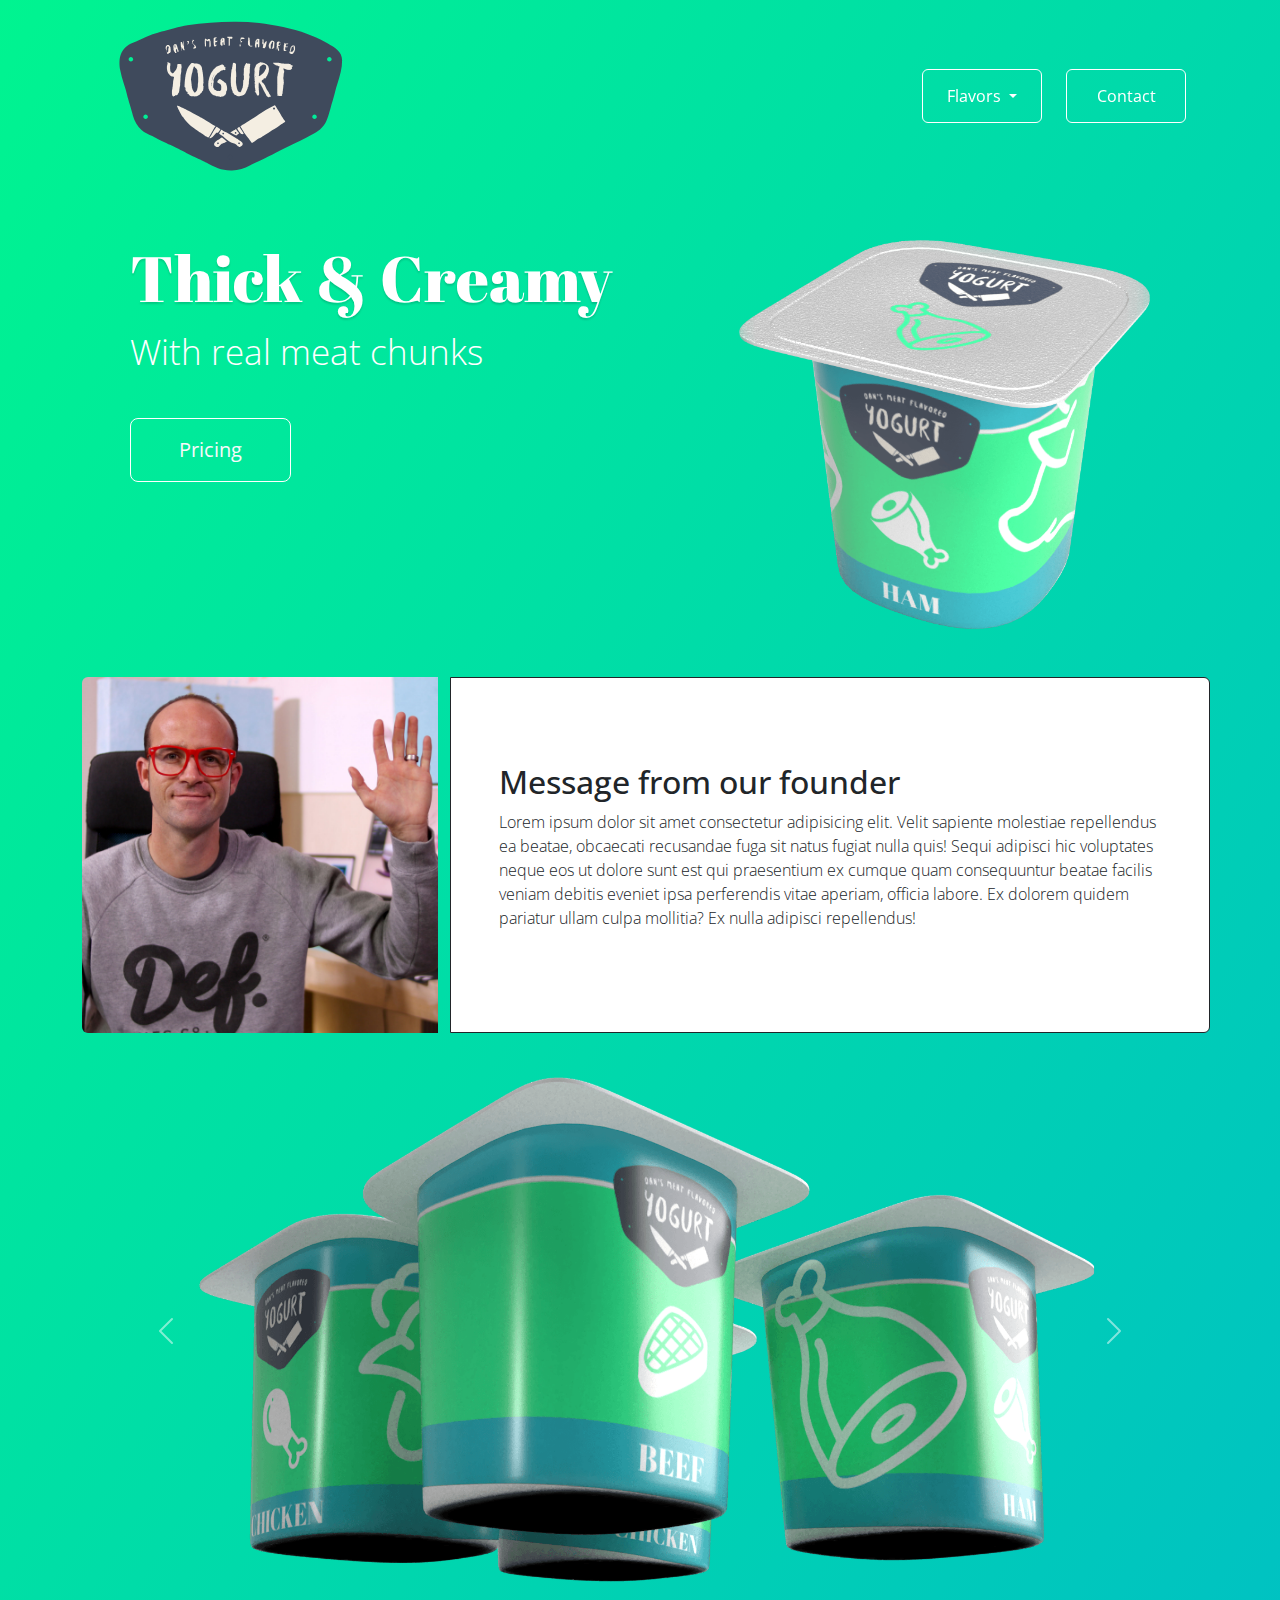
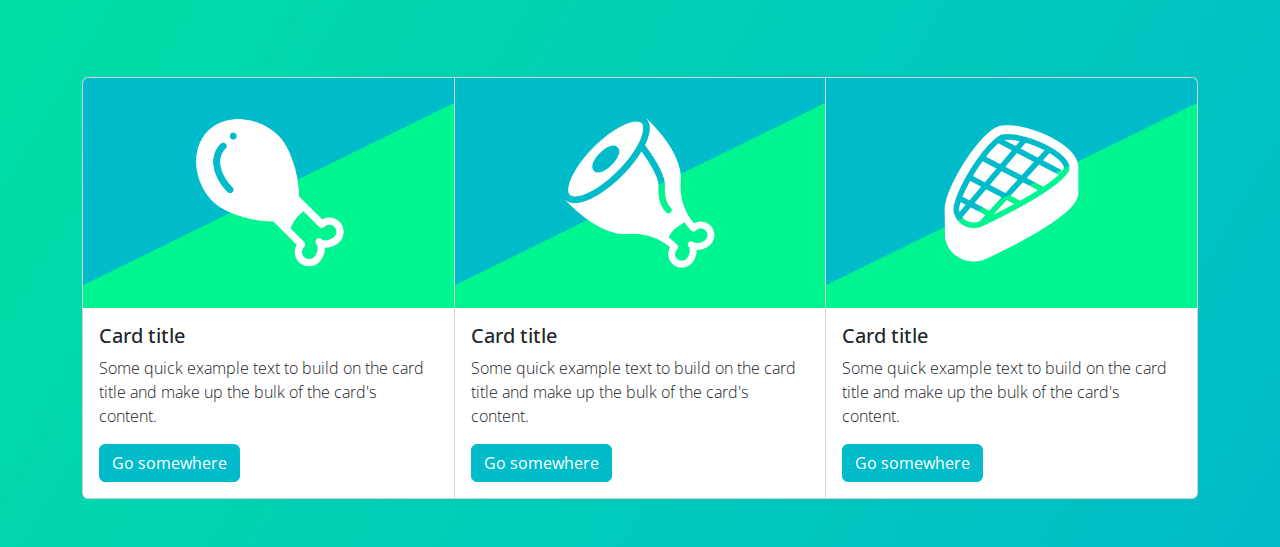
<file: index.html>
<!DOCTYPE html>
<html lang="en">

<head>
  <meta charset="UTF-8">
  <meta name="viewport" content="width=device-width, initial-scale=1.0, shrink-to-fit=no">
  <meta http-equiv="X-UA-Compatible" content="ie=edge">
  <meta name="Dan's Meat Flavored Yogurt" content="Yogurt website designed with Bootstrap" />
  <title>Title</title>

  <!-- The Bootstrap CSS -->
  <link href="https://fonts.googleapis.com/css2?family=Abril+Fatface&family=Open+Sans:wght@300;700&display=swap" rel="stylesheet">
  <link href="https://cdn.jsdelivr.net/npm/bootstrap@5.1.3/dist/css/bootstrap.min.css" rel="stylesheet" integrity="sha384-1BmE4kWBq78iYhFldvKuhfTAU6auU8tT94WrHftjDbrCEXSU1oBoqyl2QvZ6jIW3" crossorigin="anonymous">
  <link rel="stylesheet" href="https://cdnjs.cloudflare.com/ajax/libs/twitter-bootstrap/5.1.0/css/bootstrap.min.css">
  <link rel="stylesheet" href="https://cdnjs.cloudflare.com/ajax/libs/font-awesome/5.15.4/css/all.min.css">
  <!-- Keep local CSS below Bootstrap CSS -->
  <link rel="stylesheet" href="style.css">
</head>

<body>
  <div class="container">

    <!-- Navbar -->
    <nav class="navbar navbar-expand-lg navbar-dark rounded position-sticky sticky-top">
      <div class="container-fluid">
        <!-- Brand Logo -->
        <nav class="navbar navbar-light">
          <div class="container">
            <a class="navbar-brand" href="index.html">
              <img src="images/logo-dans-meat-yogurt.svg" alt="" height="150px" width="250px">
            </a>
          </div>
        </nav>

        <!-- Dropdown Toggler -->
        <button class="navbar-toggler btn btn-outline-light" type="button" data-bs-toggle="collapse" data-bs-target="#navbarSupportedContent"
          aria-controls="navbarSupportedContent" aria-expanded="false" aria-label="Toggle navigation">
          <span class="navbar-toggler-icon"></span>
        </button>

        <!-- Dropdown Button -->
        <div class="collapse navbar-collapse " id="navbarSupportedContent">
          <ul class="navbar-nav ms-auto mb-2 mb-lg-0 float-end">
            
            <li class="nav-item dropdown btn btn-outline-light me-4" style="width: 120px;">
              <a class="nav-link dropdown-toggle text-white" href="#" id="navbarDropdown" role="button" data-bs-toggle="dropdown"
              aria-expanded="false">
              Flavors
            </a>
            <ul class="dropdown-menu" aria-labelledby="navbarDropdown">
              <li><a class="dropdown-item" href="#">Ham</a></li>
              <li><a class="dropdown-item" href="#">Beef</a></li>
              <li><a class="dropdown-item" href="#">Chicken</a></li>
              <li><a class="dropdown-item" href="#">Fish</a></li>
            </ul>
          </li>

          <li class="nav-item btn btn-outline-light" style="width: 120px;">
            <a class="nav-link text-white" href="#">Contact</a>
          </li>
          </ul>
          
        </div>
      </div>
    </nav>

    <!-- Jumbotron -->
    <div class="p-5 rounded">
      <div class="row">
        <div class="col-12 col-md-7 text-center text-md-start">
          <h1 class="display-3 text-white drop-shadow">Thick & Creamy</h1>
          <p class="lead ">With real meat chunks</p>
          <a class="btn btn-outline-light btn-lg mt-4 px-5 py-3 mb-5 mb-md-0" href="#" role="button">Pricing</a>
        </div>
        <div class="col-12 col-md-5">
          <img src="images/hero1.png" class="img-fluid" alt="Dans Meat Yogurt">
        </div>
      </div>
    
    </div>

    <!-- Founders Message -->

    <div class="row">
      <div class="col-12 col-md-4">
        <img src="images/headshot-dan.jpg" class="img-fluid border rounded-start border-lg border-0" alt="">
      </div>
      <div class="col-12 col-md-8 bg-white p-5 d-flex align-items-center border border-dark rounded-end border-lg">
        <section>
          <h2>Message from our founder</h2>
          <p>Lorem ipsum dolor sit amet consectetur adipisicing elit. Velit sapiente molestiae repellendus ea beatae, obcaecati recusandae fuga sit natus fugiat nulla quis! Sequi adipisci hic voluptates neque eos ut dolore sunt est qui praesentium ex cumque quam consequuntur beatae facilis veniam debitis eveniet ipsa perferendis vitae aperiam, officia labore. Ex dolorem quidem pariatur ullam culpa mollitia? Ex nulla adipisci repellendus!</p>
        </section>
      </div>
    </div>




    <!-- Carousel -->
    <div id="carouselExampleControls" class="carousel slide d-none d-sm-block carousel-fade" data-bs-ride="carousel">
      <div class="carousel-inner">
        <div class="carousel-item active" data-bs-interval="100">
          <img src="images/yogurt-1.png" class="d-block w-100" alt="...">
        </div>
        <div class="carousel-item">
          <img src="images/yogurt-2.png" class="d-block w-100" alt="...">
        </div>
        <div class="carousel-item">
          <img src="images/yogurt-3.png" class="d-block w-100" alt="...">
        </div>
      </div>
      <button class="carousel-control-prev" type="button" data-bs-target="#carouselExampleControls" data-bs-slide="prev">
        <span class="carousel-control-prev-icon" aria-hidden="true"></span>
        <span class="visually-hidden">Previous</span>
      </button>
      <button class="carousel-control-next" type="button" data-bs-target="#carouselExampleControls" data-bs-slide="next">
        <span class="carousel-control-next-icon" aria-hidden="true"></span>
        <span class="visually-hidden">Next</span>
      </button>
    </div>


    <!-- Cards -->
    <div class="card-group my-5">
      <div class="card" style="width: 18rem;">
        <img src="images/product1.png" class="card-img-top" alt="...">
        <div class="card-body">
          <h5 class="card-title">Card title</h5>
          <p class="card-text">Some quick example text to build on the card title and make up the bulk of the card's content.</p>
          <a href="#" class="btn btn-primary stretched-link">Go somewhere</a>
        </div>
      </div>
      <div class="card" style="width: 18rem;">
        <img src="images/product2.png" class="card-img-top" alt="...">
        <div class="card-body">
          <h5 class="card-title">Card title</h5>
          <p class="card-text">Some quick example text to build on the card title and make up the bulk of the card's content.</p>
          <a href="#" class="btn btn-primary stretched-link">Go somewhere</a>
        </div>
      </div>
      <div class="card" style="width: 18rem;">
        <img src="images/product3.png" class="card-img-top" alt="...">
        <div class="card-body">
          <h5 class="card-title">Card title</h5>
          <p class="card-text">Some quick example text to build on the card title and make up the bulk of the card's content.</p>
          <a href="#" class="btn btn-primary stretched-link">Go somewhere</a>
        </div>
      </div>
    </div>
    
  </div>

  <script src="https://cdnjs.cloudflare.com/ajax/libs/popper.js/2.9.2/umd/popper.min.js"></script>
  <script src="https://cdnjs.cloudflare.com/ajax/libs/twitter-bootstrap/5.1.0/js/bootstrap.min.js"></script>
</body>

</html>
</file>
<file: style.css>
body {
  font-family: "Open Sans", sans-serif;
  font-weight: 300;
  background-image: linear-gradient(to bottom right, #00f490, #00bbc9);
}

h1 {
  font-family: "Abril Fatface", cursive;
}

.drop-shadow {
  text-shadow: 0px 2px 2px rgba(0, 0, 0, 0.149);
}

.lead {
  color: white;
  font-size: 2.2rem;
}

.btn-outline-light {
  border-color: white;
}

.btn-outline-light:hover {
  background-color: rgba(255, 255, 255, 0.204);
}

.btn-primary {
  background-color: #00bbc9;
  border-color: #00bbc9;
}
</file>
